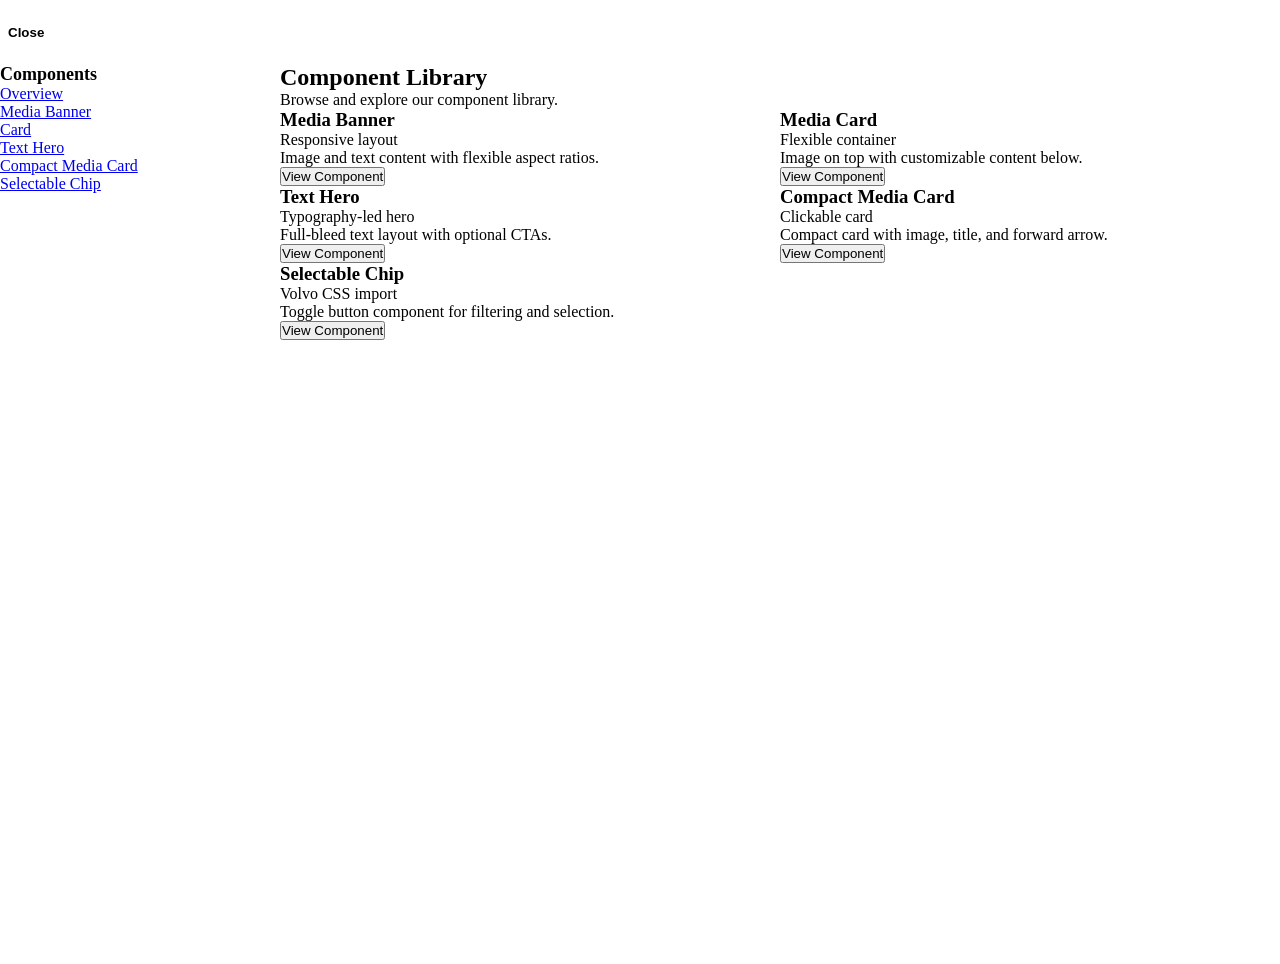
<file: index.html>
<!DOCTYPE html>
<html lang="en">
<head>
    <meta charset="UTF-8">
    <meta name="viewport" content="width=device-width, initial-scale=1.0">
    <title>Component Library - Overview</title>
    <link
        rel="stylesheet"
        href="https://www.volvocars.com/static/shared/pkg/css/v1/font-face.8324f4d8.css"
        data-volvo-css-name="font-face.css"
        crossorigin="anonymous"
    >
    <link
        rel="stylesheet"
        href="https://www.volvocars.com/static/shared/pkg/css/v1/tokens.bf5afda4.css"
        data-volvo-css-name="tokens.css"
        crossorigin="anonymous"
    >
    <link
        rel="stylesheet"
        href="https://www.volvocars.com/static/shared/pkg/css/v1/styles.1d8be33a.css"
        data-volvo-css-name="styles.css"
        crossorigin="anonymous"
    >
    <link
        rel="stylesheet"
        href="https://www.volvocars.com/static/shared/pkg/css/v1/styles_md.8c1b3d58.css"
        data-volvo-css-name="styles_md.css"
        crossorigin="anonymous"
        media="(min-width: 30rem)"
    >
    <link
        rel="stylesheet"
        href="https://www.volvocars.com/static/shared/pkg/css/v1/styles_xl.cd367963.css"
        data-volvo-css-name="styles_xl.css"
        crossorigin="anonymous"
        media="(min-width: 100rem)"
    >
    <link
        rel="stylesheet"
        href="https://www.volvocars.com/static/shared/pkg/css/v1/styles_hover.47ab975c.css"
        data-volvo-css-name="styles_hover.css"
        crossorigin="anonymous"
        media="(hover: hover)"
    >
    <link rel="stylesheet" href="styles.css">
    <script src="components/media-banner.js"></script>
    <script src="components/card.js"></script>
    <script src="components/text-hero.js"></script>
</head>
<body>
    <div class="topbar">
        <button id="sidebar-toggle" class="topbar__hamburger font-16 text-primary" aria-label="Toggle sidebar">
            <span class="topbar__text topbar__text--menu">Menu</span>
            <span class="topbar__text topbar__text--close">Close</span>
        </button>
    </div>

    <div class="library-container">
        <!-- Sidebar Navigation -->
        <nav class="sidebar-nav">
            <div class="sidebar-nav__header">
                <h1 class="sidebar-nav__title heading-2 text-primary">Components</h1>
            </div>
            <ul class="sidebar-nav__list">
                <li class="sidebar-nav__item">
                    <a href="index.html" class="font-16 text-primary">Overview</a>
                </li>
                <li class="sidebar-nav__item">
                    <a href="media-banner-detail.html" class="font-16 text-primary">Media Banner</a>
                </li>
                <li class="sidebar-nav__item">
                    <a href="card-detail.html" class="font-16 text-primary">Card</a>
                </li>
                <li class="sidebar-nav__item">
                    <a href="text-hero-detail.html" class="font-16 text-primary">Text Hero</a>
                </li>
                <li class="sidebar-nav__item">
                    <a href="compact-media-card-detail.html" class="font-16 text-primary">Compact Media Card</a>
                </li>
                <li class="sidebar-nav__item">
                    <a href="selectable-chip-detail.html" class="font-16 text-primary">Selectable Chip</a>
                </li>
            </ul>
        </nav>

        <!-- Main Content -->
        <main class="library-content">
            <div class="page-container">
                <section class="overview-section">
                    <h2 class="heading-2 text-primary mb-48">Component Library</h2>
                    <p class="overview-section__description font-16 text-secondary">Browse and explore our component library.</p>

                    <!-- Components Grid -->
                    <div class="components-grid">
                        <!-- Media Banner Card -->
                        <media-card
                          image="./src/1.jpg"
                          title="Media Banner"
                          subtitle="Responsive layout"
                          body="Image and text content with flexible aspect ratios."
                          button-text="View Component"
                          link="media-banner-detail.html"
                          ratio="4:3"
                          variant="primary">
                        </media-card>

                        <!-- Media Card Component -->
                        <media-card
                          image="./src/8.jpg"
                          title="Media Card"
                          subtitle="Flexible container"
                          body="Image on top with customizable content below."
                          button-text="View Component"
                          link="card-detail.html"
                          ratio="4:3"
                          variant="primary">
                        </media-card>

                                                <!-- Text Hero Component -->
                                                <media-card
                                                    image="./src/4.jpg"
                                                    title="Text Hero"
                                                    subtitle="Typography-led hero"
                                                    body="Full-bleed text layout with optional CTAs."
                                                    button-text="View Component"
                                                    link="text-hero-detail.html"
                                                    ratio="4:3"
                                                    variant="primary">
                                                </media-card>

                        <!-- Compact Media Card Component -->
                        <media-card
                          image="./src/1.jpg"
                          title="Compact Media Card"
                          subtitle="Clickable card"
                          body="Compact card with image, title, and forward arrow."
                          button-text="View Component"
                          link="compact-media-card-detail.html"
                          ratio="4:3"
                          variant="primary">
                        </media-card>

                        <!-- Selectable Chip Component -->
                        <media-card
                          image="./src/5.jpg"
                          title="Selectable Chip"
                          subtitle="Volvo CSS import"
                          body="Toggle button component for filtering and selection."
                          button-text="View Component"
                          link="selectable-chip-detail.html"
                          ratio="4:3"
                          variant="primary">
                        </media-card>
                    </div>
                </section>
            </div>
        </main>
    </div>

    <script>
        const sidebarToggle = document.getElementById('sidebar-toggle');
        const sidebar = document.querySelector('.sidebar-nav');
        const SIDEBAR_STATE_KEY = 'sidebarState';

        // Update icon state: hamburger when closed, cross when open
        function updateIconState() {
            if (sidebar.classList.contains('collapsed')) {
                sidebarToggle.classList.remove('active'); // hamburger
            } else {
                sidebarToggle.classList.add('active'); // cross
            }
        }

        // Restore sidebar state on page load
        function restoreSidebarState() {
            const savedState = localStorage.getItem(SIDEBAR_STATE_KEY);
            if (savedState === 'collapsed') {
                sidebar.classList.add('collapsed');
            } else {
                sidebar.classList.remove('collapsed');
            }
            updateIconState();
        }

        // Save sidebar state to localStorage
        function saveSidebarState() {
            const isCollapsed = sidebar.classList.contains('collapsed');
            localStorage.setItem(SIDEBAR_STATE_KEY, isCollapsed ? 'collapsed' : 'open');
        }

        // Restore state when page loads
        restoreSidebarState();

        // Toggle only on hamburger click
        sidebarToggle.addEventListener('click', () => {
            sidebar.classList.toggle('collapsed');
            updateIconState();
            saveSidebarState();
        });
    </script>
</body>
</html>
</file>
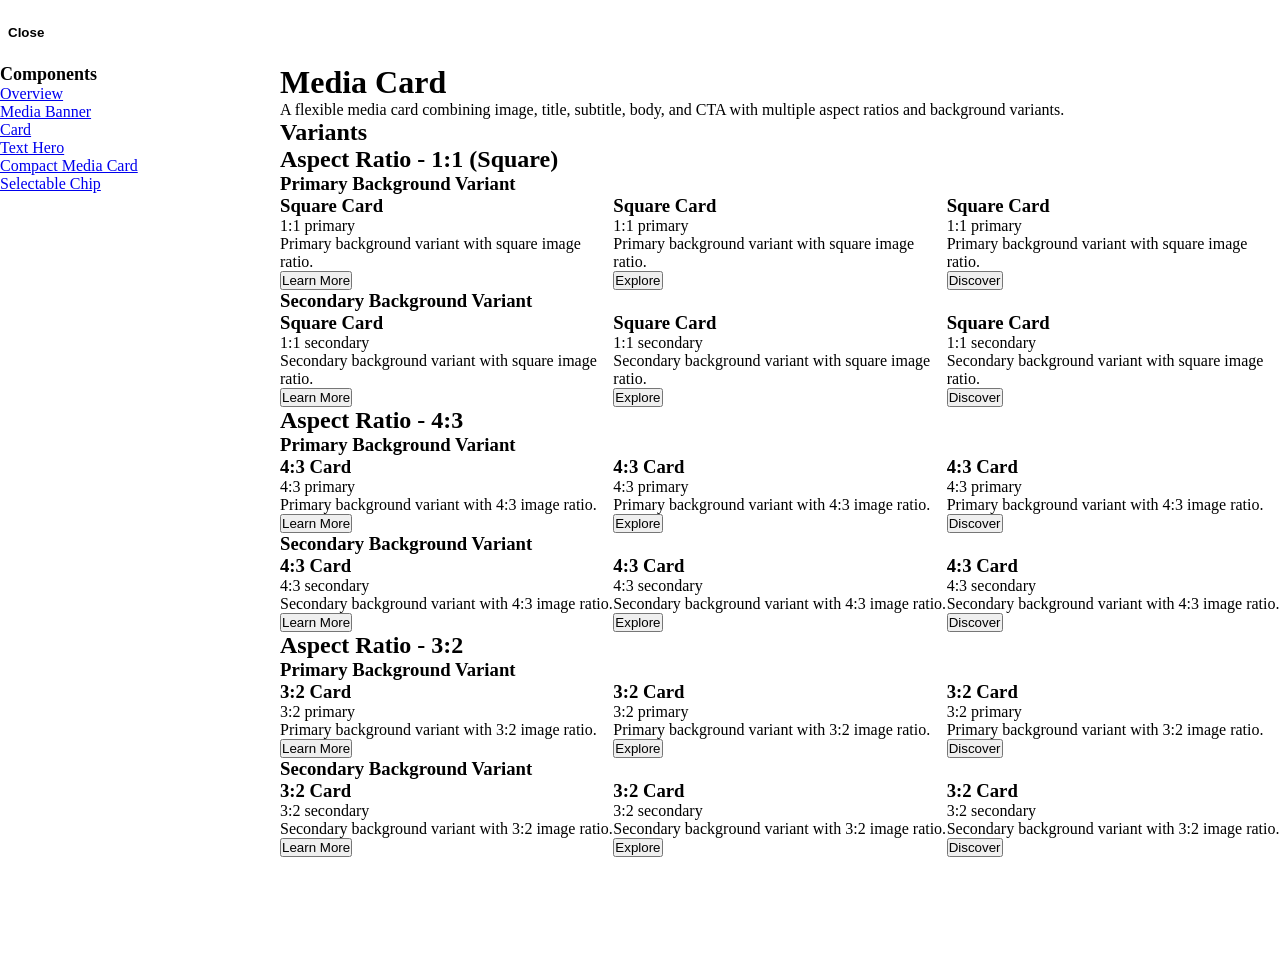
<file: card-detail.html>
<!DOCTYPE html>
<html lang="en">
<head>
    <meta charset="UTF-8">
    <meta name="viewport" content="width=device-width, initial-scale=1.0">
    <title>Card Component</title>
    <link rel="stylesheet" href="https://www.volvocars.com/static/shared/pkg/css/v1/font-face.8324f4d8.css" data-volvo-css-name="font-face.css" crossorigin="anonymous">
    <link rel="stylesheet" href="https://www.volvocars.com/static/shared/pkg/css/v1/tokens.bf5afda4.css" data-volvo-css-name="tokens.css" crossorigin="anonymous">
    <link rel="stylesheet" href="https://www.volvocars.com/static/shared/pkg/css/v1/styles.1d8be33a.css" data-volvo-css-name="styles.css" crossorigin="anonymous">
    <link rel="stylesheet" href="https://www.volvocars.com/static/shared/pkg/css/v1/styles_md.8c1b3d58.css" data-volvo-css-name="styles_md.css" crossorigin="anonymous" media="(min-width: 30rem)">
    <link rel="stylesheet" href="https://www.volvocars.com/static/shared/pkg/css/v1/styles_xl.cd367963.css" data-volvo-css-name="styles_xl.css" crossorigin="anonymous" media="(min-width: 100rem)">
    <link rel="stylesheet" href="https://www.volvocars.com/static/shared/pkg/css/v1/styles_hover.47ab975c.css" data-volvo-css-name="styles_hover.css" crossorigin="anonymous" media="(hover: hover)">
    <link rel="stylesheet" href="styles.css">
    <script src="components/card.js"></script>
    <script src="components/text-hero.js"></script>
</head>
<body>
    <div class="topbar">
    <button id="sidebar-toggle" class="topbar__hamburger font-16 text-primary" aria-label="Toggle sidebar">
            <span class="topbar__text topbar__text--menu">Menu</span>
            <span class="topbar__text topbar__text--close">Close</span>
        </button>
    </div>

    <div class="library-container">
        <nav class="sidebar-nav">
            <div class="sidebar-nav__header">
            <h1 class="sidebar-nav__title heading-2 text-primary">Components</h1>
            </div>
            <ul class="sidebar-nav__list">
                <li class="sidebar-nav__item">
              <a href="index.html" class="font-16 text-primary">Overview</a>
                </li>
                <li class="sidebar-nav__item">
              <a href="media-banner-detail.html" class="font-16 text-primary">Media Banner</a>
                </li>
                <li class="sidebar-nav__item">
              <a href="card-detail.html" class="font-16 text-primary">Card</a>
                </li>
                <li class="sidebar-nav__item">
              <a href="text-hero-detail.html" class="font-16 text-primary">Text Hero</a>
                </li>                <li class="sidebar-nav__item">
                    <a href="compact-media-card-detail.html" class="font-16 text-primary">Compact Media Card</a>
                </li>
                <li class="sidebar-nav__item">
                    <a href="selectable-chip-detail.html" class="font-16 text-primary">Selectable Chip</a>
                </li>
            </ul>
        </nav>

        <main class="library-content">
            <div class="page-container">
            <h1 class="heading-1 text-primary mb-64">Media Card</h1>
          <p class="font-16 text-primary mb-48">A flexible media card combining image, title, subtitle, body, and CTA with multiple aspect ratios and background variants.</p>
          <h2 class="heading-2 text-primary mb-48">Variants</h2>

                <section class="demo-section">
              <h2 class="heading-2 text-primary mb-48">Aspect Ratio - 1:1 (Square)</h2>
                    
              <h3 class="heading-3 text-primary">Primary Background Variant</h3>
                    <div class="cards-grid">
                        <media-card
                          image="./src/1.jpg"
                          ratio="1:1"
                          title="Square Card"
                          subtitle="1:1 primary"
                          body="Primary background variant with square image ratio."
                          button-text="Learn More"
                          variant="primary">
                        </media-card>

                        <media-card
                          image="./src/2.jpg"
                          ratio="1:1"
                          title="Square Card"
                          subtitle="1:1 primary"
                          body="Primary background variant with square image ratio."
                          button-text="Explore"
                          variant="primary">
                        </media-card>

                        <media-card
                          image="./src/3.jpg"
                          ratio="1:1"
                          title="Square Card"
                          subtitle="1:1 primary"
                          body="Primary background variant with square image ratio."
                          button-text="Discover"
                          variant="primary">
                        </media-card>
                    </div>

                    <h3 class="heading-3 text-primary">Secondary Background Variant</h3>
                    <div class="cards-grid">
                        <media-card
                          image="./src/4.jpg"
                          ratio="1:1"
                          title="Square Card"
                          subtitle="1:1 secondary"
                          body="Secondary background variant with square image ratio."
                          button-text="Learn More"
                          variant="secondary">
                        </media-card>

                        <media-card
                          image="./src/5.jpg"
                          ratio="1:1"
                          title="Square Card"
                          subtitle="1:1 secondary"
                          body="Secondary background variant with square image ratio."
                          button-text="Explore"
                          variant="secondary">
                        </media-card>

                        <media-card
                          image="./src/6.jpg"
                          ratio="1:1"
                          title="Square Card"
                          subtitle="1:1 secondary"
                          body="Secondary background variant with square image ratio."
                          button-text="Discover"
                          variant="secondary">
                        </media-card>
                    </div>
                </section>

                <section class="demo-section">
                  <h2 class="heading-2 text-primary mb-48">Aspect Ratio - 4:3</h2>
                    
                  <h3 class="heading-3 text-primary">Primary Background Variant</h3>
                    <div class="cards-grid">
                        <media-card
                          image="./src/1.jpg"
                          ratio="4:3"
                          title="4:3 Card"
                          subtitle="4:3 primary"
                          body="Primary background variant with 4:3 image ratio."
                          button-text="Learn More"
                          variant="primary">
                        </media-card>

                        <media-card
                          image="./src/2.jpg"
                          ratio="4:3"
                          title="4:3 Card"
                          subtitle="4:3 primary"
                          body="Primary background variant with 4:3 image ratio."
                          button-text="Explore"
                          variant="primary">
                        </media-card>

                        <media-card
                          image="./src/3.jpg"
                          ratio="4:3"
                          title="4:3 Card"
                          subtitle="4:3 primary"
                          body="Primary background variant with 4:3 image ratio."
                          button-text="Discover"
                          variant="primary">
                        </media-card>
                    </div>

                    <h3 class="heading-3 text-primary">Secondary Background Variant</h3>
                    <div class="cards-grid">
                        <media-card
                          image="./src/4.jpg"
                          ratio="4:3"
                          title="4:3 Card"
                          subtitle="4:3 secondary"
                          body="Secondary background variant with 4:3 image ratio."
                          button-text="Learn More"
                          variant="secondary">
                        </media-card>

                        <media-card
                          image="./src/5.jpg"
                          ratio="4:3"
                          title="4:3 Card"
                          subtitle="4:3 secondary"
                          body="Secondary background variant with 4:3 image ratio."
                          button-text="Explore"
                          variant="secondary">
                        </media-card>

                        <media-card
                          image="./src/6.jpg"
                          ratio="4:3"
                          title="4:3 Card"
                          subtitle="4:3 secondary"
                          body="Secondary background variant with 4:3 image ratio."
                          button-text="Discover"
                          variant="secondary">
                        </media-card>
                    </div>
                </section>

                <section class="demo-section">
                  <h2 class="heading-2 text-primary mb-48">Aspect Ratio - 3:2</h2>
                    
                  <h3 class="heading-3 text-primary">Primary Background Variant</h3>
                    <div class="cards-grid">
                        <media-card
                          image="./src/1.jpg"
                          ratio="3:2"
                          title="3:2 Card"
                          subtitle="3:2 primary"
                          body="Primary background variant with 3:2 image ratio."
                          button-text="Learn More"
                          variant="primary">
                        </media-card>

                        <media-card
                          image="./src/2.jpg"
                          ratio="3:2"
                          title="3:2 Card"
                          subtitle="3:2 primary"
                          body="Primary background variant with 3:2 image ratio."
                          button-text="Explore"
                          variant="primary">
                        </media-card>

                        <media-card
                          image="./src/3.jpg"
                          ratio="3:2"
                          title="3:2 Card"
                          subtitle="3:2 primary"
                          body="Primary background variant with 3:2 image ratio."
                          button-text="Discover"
                          variant="primary">
                        </media-card>
                    </div>

                    <h3 class="heading-3 text-primary">Secondary Background Variant</h3>
                    <div class="cards-grid">
                        <media-card
                          image="./src/4.jpg"
                          ratio="3:2"
                          title="3:2 Card"
                          subtitle="3:2 secondary"
                          body="Secondary background variant with 3:2 image ratio."
                          button-text="Learn More"
                          variant="secondary">
                        </media-card>

                        <media-card
                          image="./src/5.jpg"
                          ratio="3:2"
                          title="3:2 Card"
                          subtitle="3:2 secondary"
                          body="Secondary background variant with 3:2 image ratio."
                          button-text="Explore"
                          variant="secondary">
                        </media-card>

                        <media-card
                          image="./src/6.jpg"
                          ratio="3:2"
                          title="3:2 Card"
                          subtitle="3:2 secondary"
                          body="Secondary background variant with 3:2 image ratio."
                          button-text="Discover"
                          variant="secondary">
                        </media-card>
                    </div>
                </section>
            </div>
        </main>
    </div>

    <script>
        const sidebarToggle = document.getElementById('sidebar-toggle');
        const sidebar = document.querySelector('.sidebar-nav');
        const SIDEBAR_STATE_KEY = 'sidebarState';

        // Update icon state: hamburger when closed, cross when open
        function updateIconState() {
            if (sidebar.classList.contains('collapsed')) {
                sidebarToggle.classList.remove('active'); // hamburger
            } else {
                sidebarToggle.classList.add('active'); // cross
            }
        }

        // Restore sidebar state on page load
        function restoreSidebarState() {
            const savedState = localStorage.getItem(SIDEBAR_STATE_KEY);
            if (savedState === 'collapsed') {
                sidebar.classList.add('collapsed');
            } else {
                sidebar.classList.remove('collapsed');
            }
            updateIconState();
        }

        // Save sidebar state to localStorage
        function saveSidebarState() {
            const isCollapsed = sidebar.classList.contains('collapsed');
            localStorage.setItem(SIDEBAR_STATE_KEY, isCollapsed ? 'collapsed' : 'open');
        }

        // Restore state when page loads
        restoreSidebarState();

        // Toggle only on hamburger click
        sidebarToggle.addEventListener('click', () => {
            sidebar.classList.toggle('collapsed');
            updateIconState();
            saveSidebarState();
        });
    </script>
</body>
</html>
</file>
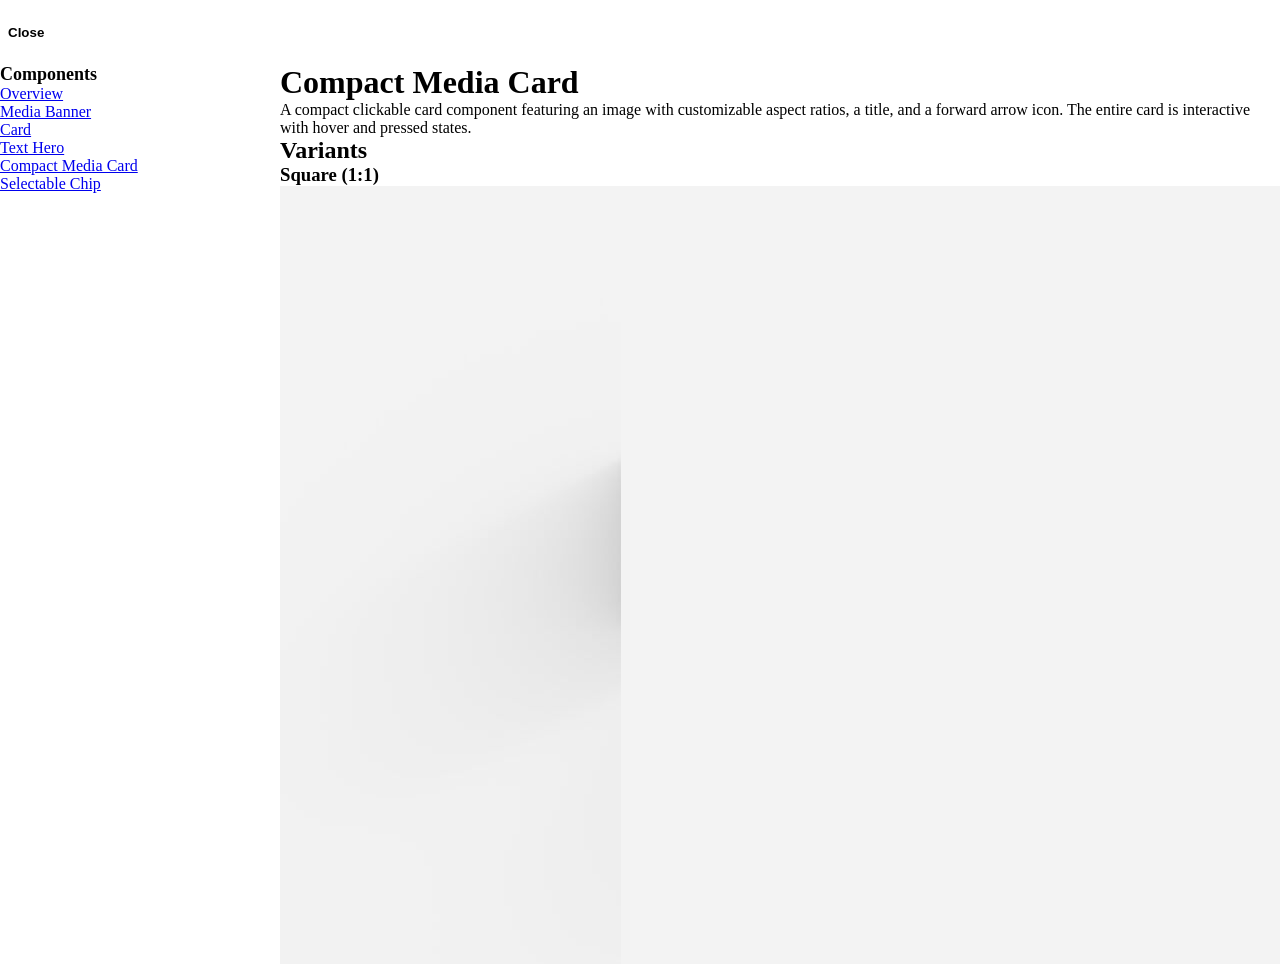
<file: compact-media-card-detail.html>
<!DOCTYPE html>
<html lang="en">
<head>
    <meta charset="UTF-8">
    <meta name="viewport" content="width=device-width, initial-scale=1.0">
    <title>Compact Media Card</title>
    <link rel="stylesheet" href="https://www.volvocars.com/static/shared/pkg/css/v1/font-face.8324f4d8.css" data-volvo-css-name="font-face.css" crossorigin="anonymous">
    <link rel="stylesheet" href="https://www.volvocars.com/static/shared/pkg/css/v1/tokens.bf5afda4.css" data-volvo-css-name="tokens.css" crossorigin="anonymous">
    <link rel="stylesheet" href="https://www.volvocars.com/static/shared/pkg/css/v1/styles.1d8be33a.css" data-volvo-css-name="styles.css" crossorigin="anonymous">
    <link rel="stylesheet" href="https://www.volvocars.com/static/shared/pkg/css/v1/styles_md.8c1b3d58.css" data-volvo-css-name="styles_md.css" crossorigin="anonymous" media="(min-width: 30rem)">
    <link rel="stylesheet" href="https://www.volvocars.com/static/shared/pkg/css/v1/styles_xl.cd367963.css" data-volvo-css-name="styles_xl.css" crossorigin="anonymous" media="(min-width: 100rem)">
    <link rel="stylesheet" href="https://www.volvocars.com/static/shared/pkg/css/v1/styles_hover.47ab975c.css" data-volvo-css-name="styles_hover.css" crossorigin="anonymous" media="(hover: hover)">
    <link rel="stylesheet" href="styles.css">
    <script src="components/compact-media-card.js"></script>
</head>
<body>
    <div class="topbar">
        <button id="sidebar-toggle" class="topbar__hamburger font-16 text-primary" aria-label="Toggle sidebar">
            <span class="topbar__text topbar__text--menu">Menu</span>
            <span class="topbar__text topbar__text--close">Close</span>
        </button>
    </div>

    <div class="library-container">
        <nav class="sidebar-nav">
            <div class="sidebar-nav__header">
                <h1 class="sidebar-nav__title heading-2 text-primary">Components</h1>
            </div>
            <ul class="sidebar-nav__list">
                <li class="sidebar-nav__item">
                    <a href="index.html" class="font-16 text-primary">Overview</a>
                </li>
                <li class="sidebar-nav__item">
                    <a href="media-banner-detail.html" class="font-16 text-primary">Media Banner</a>
                </li>
                <li class="sidebar-nav__item">
                    <a href="card-detail.html" class="font-16 text-primary">Card</a>
                </li>
                <li class="sidebar-nav__item">
                    <a href="text-hero-detail.html" class="font-16 text-primary">Text Hero</a>
                </li>
                <li class="sidebar-nav__item">
                    <a href="compact-media-card-detail.html" class="font-16 text-primary">Compact Media Card</a>
                </li>
                <li class="sidebar-nav__item">
                    <a href="selectable-chip-detail.html" class="font-16 text-primary">Selectable Chip</a>
                </li>
            </ul>
        </nav>

        <main class="library-content">
            <div class="page-container">
                <h1 class="heading-1 text-primary mb-64">Compact Media Card</h1>
                
                <p class="font-16 text-primary mb-48">
                  A compact clickable card component featuring an image with customizable aspect ratios, 
                  a title, and a forward arrow icon. The entire card is interactive with hover and pressed states.
                </p>

                <h2 class="heading-2 text-primary mb-48">Variants</h2>

                <section class="demo-section">
                    <h3 class="heading-3 text-primary mb-32">Square (1:1)</h3>
                    <div class="card-grid" style="display: grid; grid-template-columns: repeat(auto-fit, minmax(250px, 1fr)); gap: 24px; margin-bottom: 48px;">
                        <compact-media-card
                            image="./src/1.jpg"
                            aspect-ratio="1-1"
                            title="Square Card"
                            href="#"
                        ></compact-media-card>
                        <compact-media-card
                            image="./src/2.jpg"
                            aspect-ratio="1-1"
                            title="Another Square Card"
                            href="#"
                        ></compact-media-card>
                        <compact-media-card
                            image="./src/3.jpg"
                            aspect-ratio="1-1"
                            title="Yet Another Card"
                            href="#"
                        ></compact-media-card>
                    </div>
                </section>

                <section class="demo-section">
                    <h3 class="heading-3 text-primary mb-32">Standard (4:3)</h3>
                    <div class="card-grid" style="display: grid; grid-template-columns: repeat(auto-fit, minmax(250px, 1fr)); gap: 24px; margin-bottom: 48px;">
                        <compact-media-card
                            image="./src/4.jpg"
                            aspect-ratio="4-3"
                            title="Standard Card"
                            href="#"
                        ></compact-media-card>
                        <compact-media-card
                            image="./src/5.jpg"
                            aspect-ratio="4-3"
                            title="Another Standard Card"
                            href="#"
                        ></compact-media-card>
                        <compact-media-card
                            image="./src/6.jpg"
                            aspect-ratio="4-3"
                            title="Yet Another Standard"
                            href="#"
                        ></compact-media-card>
                    </div>
                </section>

                <section class="demo-section">
                    <h3 class="heading-3 text-primary mb-32">Portrait (3:4)</h3>
                    <div class="card-grid" style="display: grid; grid-template-columns: repeat(auto-fit, minmax(200px, 1fr)); gap: 24px; margin-bottom: 48px;">
                        <compact-media-card
                            image="./src/7.jpg"
                            aspect-ratio="3-4"
                            title="Portrait Card"
                            href="#"
                        ></compact-media-card>
                        <compact-media-card
                            image="./src/8.jpg"
                            aspect-ratio="3-4"
                            title="Another Portrait"
                            href="#"
                        ></compact-media-card>
                        <compact-media-card
                            image="./src/9.jpg"
                            aspect-ratio="3-4"
                            title="Yet Another Portrait"
                            href="#"
                        ></compact-media-card>
                    </div>
                </section>

                <section class="demo-section">
                    <h3 class="heading-3 text-primary mb-32">Wide (16:9)</h3>
                    <div class="card-grid" style="display: grid; grid-template-columns: repeat(auto-fit, minmax(300px, 1fr)); gap: 24px; margin-bottom: 48px;">
                        <compact-media-card
                            image="./src/10.jpg"
                            aspect-ratio="16-9"
                            title="Wide Card"
                            href="#"
                        ></compact-media-card>
                        <compact-media-card
                            image="./src/1.jpg"
                            aspect-ratio="16-9"
                            title="Another Wide Card"
                            href="#"
                        ></compact-media-card>
                    </div>
                </section>

                <section class="demo-section">
                    <h3 class="heading-3 text-primary mb-32">Ultra Wide (21:9)</h3>
                    <div class="card-grid" style="display: grid; grid-template-columns: 1fr; gap: 24px; margin-bottom: 48px;">
                        <compact-media-card
                            image="./src/2.jpg"
                            aspect-ratio="21-9"
                            title="Ultra Wide Card"
                            href="#"
                        ></compact-media-card>
                        <compact-media-card
                            image="./src/3.jpg"
                            aspect-ratio="21-9"
                            title="Another Ultra Wide"
                            href="#"
                        ></compact-media-card>
                    </div>
                </section>
            </div>
        </main>
    </div>

    <script>
        const sidebarToggle = document.getElementById('sidebar-toggle');
        const sidebar = document.querySelector('.sidebar-nav');
        const SIDEBAR_STATE_KEY = 'sidebarState';

        // Update icon state: hamburger when closed, cross when open
        function updateIconState() {
            if (sidebar.classList.contains('collapsed')) {
                sidebarToggle.classList.remove('active'); // hamburger
            } else {
                sidebarToggle.classList.add('active'); // cross
            }
        }

        // Restore sidebar state on page load
        function restoreSidebarState() {
            const savedState = localStorage.getItem(SIDEBAR_STATE_KEY);
            if (savedState === 'collapsed') {
                sidebar.classList.add('collapsed');
            } else {
                sidebar.classList.remove('collapsed');
            }
            updateIconState();
        }

        // Save sidebar state to localStorage
        function saveSidebarState() {
            const isCollapsed = sidebar.classList.contains('collapsed');
            localStorage.setItem(SIDEBAR_STATE_KEY, isCollapsed ? 'collapsed' : 'open');
        }

        // Restore state when page loads
        restoreSidebarState();

        // Toggle only on hamburger click
        sidebarToggle.addEventListener('click', () => {
            sidebar.classList.toggle('collapsed');
            updateIconState();
            saveSidebarState();
        });
    </script>
</body>
</html>
</file>
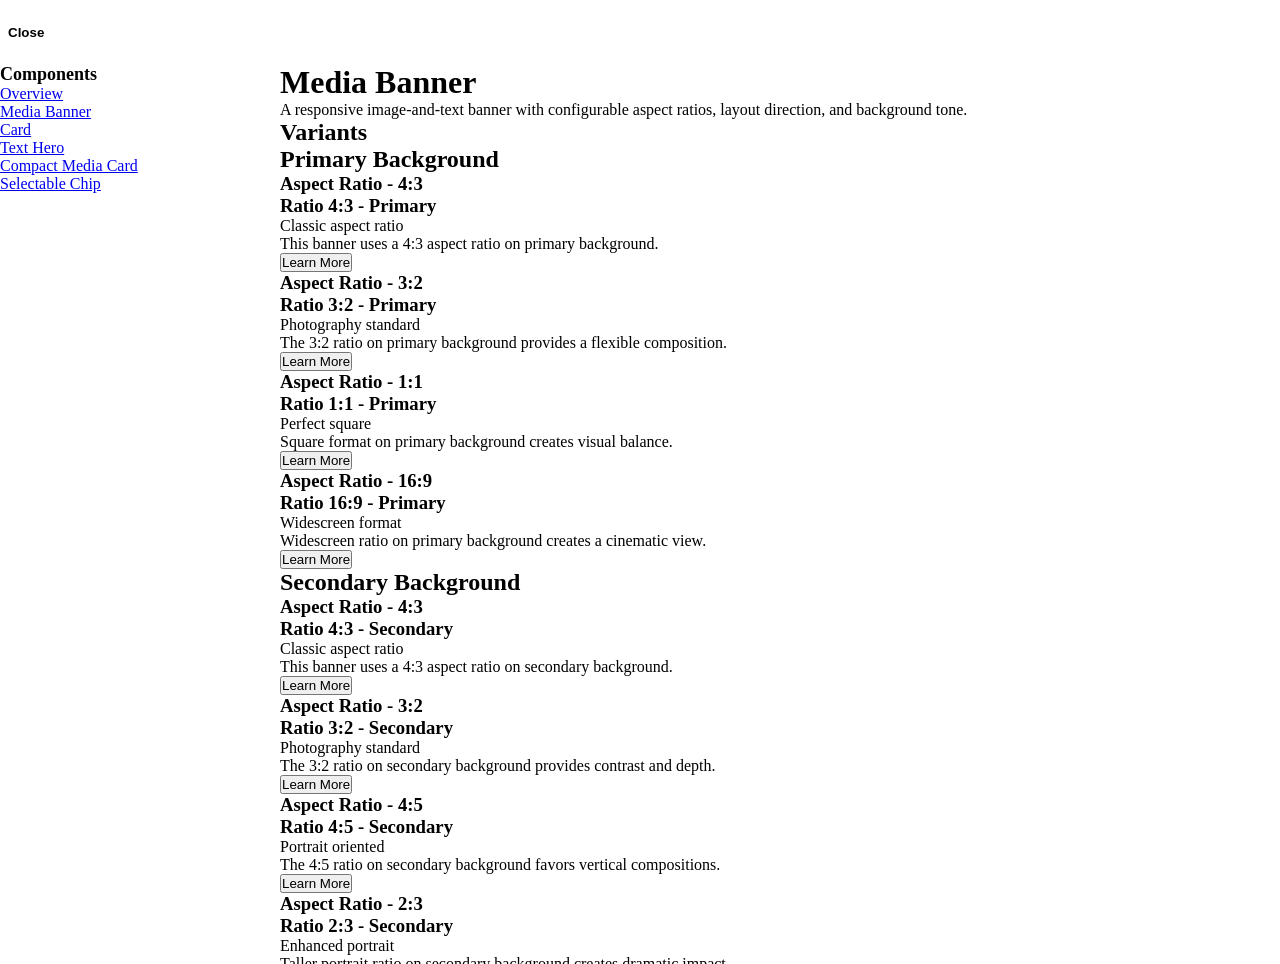
<file: media-banner-detail.html>
<!DOCTYPE html>
<html lang="en">
<head>
    <meta charset="UTF-8">
    <meta name="viewport" content="width=device-width, initial-scale=1.0">
    <title>Media Banner Component</title>
    <link rel="stylesheet" href="https://www.volvocars.com/static/shared/pkg/css/v1/font-face.8324f4d8.css" data-volvo-css-name="font-face.css" crossorigin="anonymous">
    <link rel="stylesheet" href="https://www.volvocars.com/static/shared/pkg/css/v1/tokens.bf5afda4.css" data-volvo-css-name="tokens.css" crossorigin="anonymous">
    <link rel="stylesheet" href="https://www.volvocars.com/static/shared/pkg/css/v1/styles.1d8be33a.css" data-volvo-css-name="styles.css" crossorigin="anonymous">
    <link rel="stylesheet" href="https://www.volvocars.com/static/shared/pkg/css/v1/styles_md.8c1b3d58.css" data-volvo-css-name="styles_md.css" crossorigin="anonymous" media="(min-width: 30rem)">
    <link rel="stylesheet" href="https://www.volvocars.com/static/shared/pkg/css/v1/styles_xl.cd367963.css" data-volvo-css-name="styles_xl.css" crossorigin="anonymous" media="(min-width: 100rem)">
    <link rel="stylesheet" href="https://www.volvocars.com/static/shared/pkg/css/v1/styles_hover.47ab975c.css" data-volvo-css-name="styles_hover.css" crossorigin="anonymous" media="(hover: hover)">
    <link rel="stylesheet" href="styles.css">
    <script src="components/media-banner.js"></script>
    <script src="components/text-hero.js"></script>
</head>
<body>
    <div class="topbar">
        <button id="sidebar-toggle" class="topbar__hamburger font-16 text-primary" aria-label="Toggle sidebar">
            <span class="topbar__text topbar__text--menu">Menu</span>
            <span class="topbar__text topbar__text--close">Close</span>
        </button>
    </div>

    <div class="library-container">
        <nav class="sidebar-nav">
            <div class="sidebar-nav__header">
                <h1 class="sidebar-nav__title heading-2 text-primary">Components</h1>
            </div>
            <ul class="sidebar-nav__list">
                <li class="sidebar-nav__item">
                    <a href="index.html" class="font-16 text-primary">Overview</a>
                </li>
                <li class="sidebar-nav__item">
                    <a href="media-banner-detail.html" class="font-16 text-primary">Media Banner</a>
                </li>
                <li class="sidebar-nav__item">
                    <a href="card-detail.html" class="font-16 text-primary">Card</a>
                </li>
                <li class="sidebar-nav__item">
                    <a href="text-hero-detail.html" class="font-16 text-primary">Text Hero</a>
                </li>
                <li class="sidebar-nav__item">
                    <a href="compact-media-card-detail.html" class="font-16 text-primary">Compact Media Card</a>
                </li>
                <li class="sidebar-nav__item">
                    <a href="selectable-chip-detail.html" class="font-16 text-primary">Selectable Chip</a>
                </li>
            </ul>
        </nav>

        <main class="library-content">
            <div class="page-container">
                <h1 class="heading-1 text-primary mb-64">Media Banner</h1>
                <p class="font-16 text-primary mb-48">A responsive image-and-text banner with configurable aspect ratios, layout direction, and background tone.</p>
                <h2 class="heading-2 text-primary mb-48">Variants</h2>
                
                <section class="demo-section mb-64">
                    <h2 class="heading-2 text-primary mb-48">Primary Background</h2>
                    <h3 class="heading-3 text-primary">Aspect Ratio - 4:3</h3>
                    <media-banner 
                      image="./src/1.jpg"
                      ratio="4:3"
                      title="Ratio 4:3 - Primary"
                      subtitle="Classic aspect ratio"
                      body="This banner uses a 4:3 aspect ratio on primary background."
                      variant="left"
                      background="primary"
                      button-text="Learn More">
                    </media-banner>
                </section>

                <section class="demo-section mb-64">
                    <h3 class="heading-3 text-primary">Aspect Ratio - 3:2</h3>
                    <media-banner 
                      image="./src/2.jpg"
                      ratio="3:2"
                      title="Ratio 3:2 - Primary"
                      subtitle="Photography standard"
                      body="The 3:2 ratio on primary background provides a flexible composition."
                      variant="right"
                      background="primary"
                      button-text="Learn More">
                    </media-banner>
                </section>

                <section class="demo-section mb-64">
                    <h3 class="heading-3 text-primary">Aspect Ratio - 1:1</h3>
                    <media-banner 
                      image="./src/3.jpg"
                      ratio="1:1"
                      title="Ratio 1:1 - Primary"
                      subtitle="Perfect square"
                      body="Square format on primary background creates visual balance."
                      variant="left"
                      background="primary"
                      button-text="Learn More">
                    </media-banner>
                </section>

                <section class="demo-section mb-64">
                    <h3 class="heading-3 text-primary">Aspect Ratio - 16:9</h3>
                    <media-banner 
                      image="./src/4.jpg"
                      ratio="16:9"
                      title="Ratio 16:9 - Primary"
                      subtitle="Widescreen format"
                      body="Widescreen ratio on primary background creates a cinematic view."
                      variant="right"
                      background="primary"
                      button-text="Learn More">
                    </media-banner>
                </section>

                <section class="demo-section mb-64">
                    <h2 class="heading-2 text-primary mb-48">Secondary Background</h2>
                    <h3 class="heading-3 text-primary">Aspect Ratio - 4:3</h3>
                    <media-banner 
                      image="./src/5.jpg"
                      ratio="4:3"
                      title="Ratio 4:3 - Secondary"
                      subtitle="Classic aspect ratio"
                      body="This banner uses a 4:3 aspect ratio on secondary background."
                      variant="left"
                      background="secondary"
                      button-text="Learn More">
                    </media-banner>
                </section>

                <section class="demo-section mb-64">
                    <h3 class="heading-3 text-primary">Aspect Ratio - 3:2</h3>
                    <media-banner 
                      image="./src/6.jpg"
                      ratio="3:2"
                      title="Ratio 3:2 - Secondary"
                      subtitle="Photography standard"
                      body="The 3:2 ratio on secondary background provides contrast and depth."
                      variant="right"
                      background="secondary"
                      button-text="Learn More">
                    </media-banner>
                </section>

                <section class="demo-section mb-64">
                    <h3 class="heading-3 text-primary">Aspect Ratio - 4:5</h3>
                    <media-banner 
                      image="./src/7.jpg"
                      ratio="4:5"
                      title="Ratio 4:5 - Secondary"
                      subtitle="Portrait oriented"
                      body="The 4:5 ratio on secondary background favors vertical compositions."
                      variant="left"
                      background="secondary"
                      button-text="Learn More">
                    </media-banner>
                </section>

                <section class="demo-section">
                    <h3 class="heading-3 text-primary">Aspect Ratio - 2:3</h3>
                    <media-banner 
                      image="./src/8.jpg"
                      ratio="2:3"
                      title="Ratio 2:3 - Secondary"
                      subtitle="Enhanced portrait"
                      body="Taller portrait ratio on secondary background creates dramatic impact."
                      variant="right"
                      background="secondary"
                      button-text="Learn More">
                    </media-banner>
                </section>
            </div>
        </main>
    </div>

    <script>
        const sidebarToggle = document.getElementById('sidebar-toggle');
        const sidebar = document.querySelector('.sidebar-nav');
        const SIDEBAR_STATE_KEY = 'sidebarState';

        // Update icon state: hamburger when closed, cross when open
        function updateIconState() {
            if (sidebar.classList.contains('collapsed')) {
                sidebarToggle.classList.remove('active'); // hamburger
            } else {
                sidebarToggle.classList.add('active'); // cross
            }
        }

        // Restore sidebar state on page load
        function restoreSidebarState() {
            const savedState = localStorage.getItem(SIDEBAR_STATE_KEY);
            if (savedState === 'collapsed') {
                sidebar.classList.add('collapsed');
            } else {
                sidebar.classList.remove('collapsed');
            }
            updateIconState();
        }

        // Save sidebar state to localStorage
        function saveSidebarState() {
            const isCollapsed = sidebar.classList.contains('collapsed');
            localStorage.setItem(SIDEBAR_STATE_KEY, isCollapsed ? 'collapsed' : 'open');
        }

        // Restore state when page loads
        restoreSidebarState();

        // Toggle only on hamburger click
        sidebarToggle.addEventListener('click', () => {
            sidebar.classList.toggle('collapsed');
            updateIconState();
            saveSidebarState();
        });
    </script>
</body>
</html>
</file>
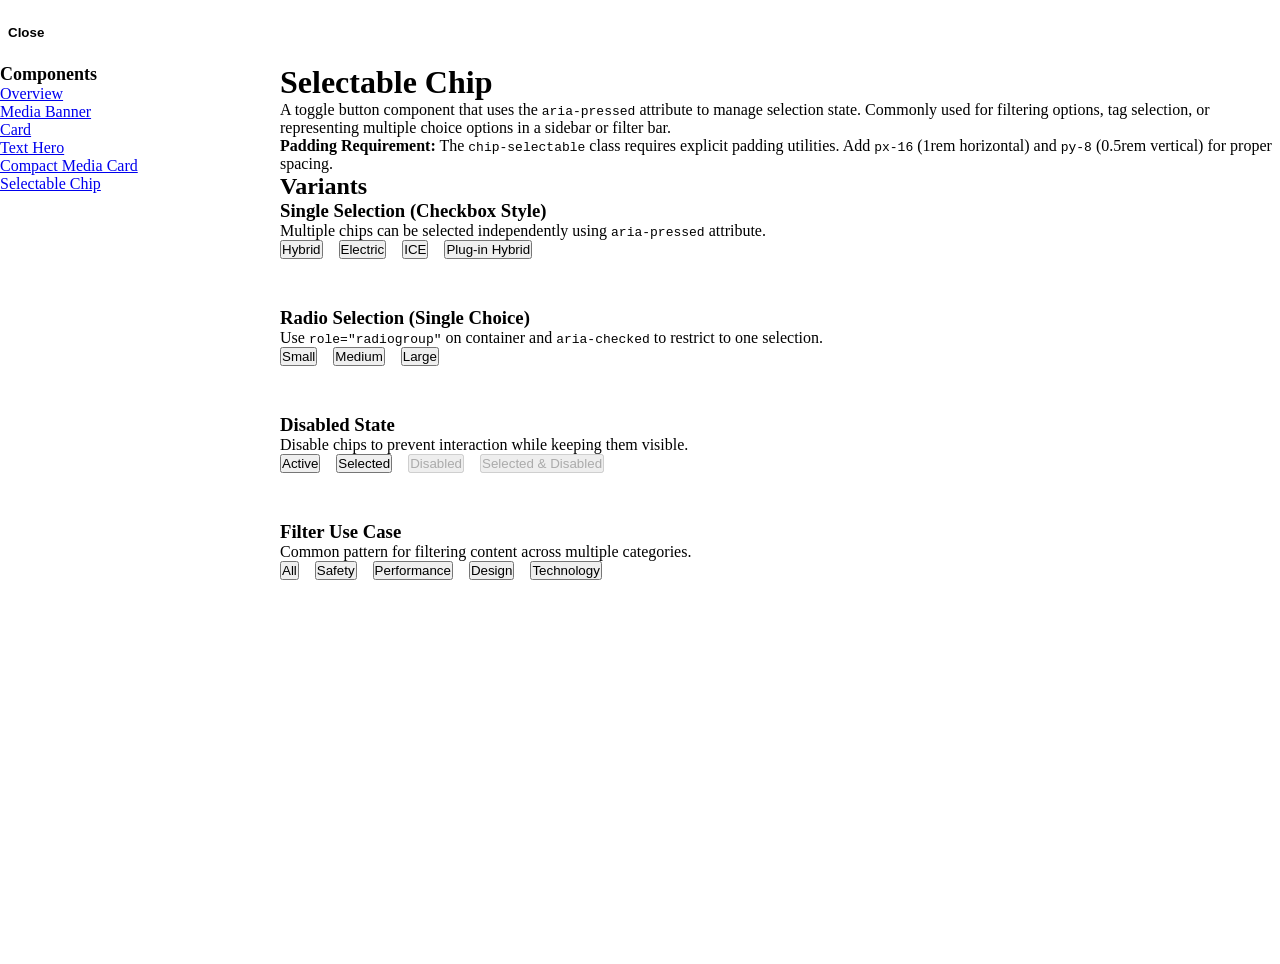
<file: selectable-chip-detail.html>
<!DOCTYPE html>
<html lang="en">
<head>
    <meta charset="UTF-8">
    <meta name="viewport" content="width=device-width, initial-scale=1.0">
    <title>Selectable Chip</title>
    <link rel="stylesheet" href="https://www.volvocars.com/static/shared/pkg/css/v1/font-face.8324f4d8.css" data-volvo-css-name="font-face.css" crossorigin="anonymous">
    <link rel="stylesheet" href="https://www.volvocars.com/static/shared/pkg/css/v1/tokens.bf5afda4.css" data-volvo-css-name="tokens.css" crossorigin="anonymous">
    <link rel="stylesheet" href="https://www.volvocars.com/static/shared/pkg/css/v1/styles.1d8be33a.css" data-volvo-css-name="styles.css" crossorigin="anonymous">
    <link rel="stylesheet" href="https://www.volvocars.com/static/shared/pkg/css/v1/styles_md.8c1b3d58.css" data-volvo-css-name="styles_md.css" crossorigin="anonymous" media="(min-width: 30rem)">
    <link rel="stylesheet" href="https://www.volvocars.com/static/shared/pkg/css/v1/styles_xl.cd367963.css" data-volvo-css-name="styles_xl.css" crossorigin="anonymous" media="(min-width: 100rem)">
    <link rel="stylesheet" href="https://www.volvocars.com/static/shared/pkg/css/v1/styles_hover.47ab975c.css" data-volvo-css-name="styles_hover.css" crossorigin="anonymous" media="(hover: hover)">
    <link rel="stylesheet" href="styles.css">
</head>
<body>
    <div class="topbar">
        <button id="sidebar-toggle" class="topbar__hamburger font-16 text-primary" aria-label="Toggle sidebar">
            <span class="topbar__text topbar__text--menu">Menu</span>
            <span class="topbar__text topbar__text--close">Close</span>
        </button>
    </div>

    <div class="library-container">
        <nav class="sidebar-nav">
            <div class="sidebar-nav__header">
                <h1 class="sidebar-nav__title heading-2 text-primary">Components</h1>
            </div>
            <ul class="sidebar-nav__list">
                <li class="sidebar-nav__item">
                    <a href="index.html" class="font-16 text-primary">Overview</a>
                </li>
                <li class="sidebar-nav__item">
                    <a href="media-banner-detail.html" class="font-16 text-primary">Media Banner</a>
                </li>
                <li class="sidebar-nav__item">
                    <a href="card-detail.html" class="font-16 text-primary">Card</a>
                </li>
                <li class="sidebar-nav__item">
                    <a href="text-hero-detail.html" class="font-16 text-primary">Text Hero</a>
                </li>
                <li class="sidebar-nav__item">
                    <a href="compact-media-card-detail.html" class="font-16 text-primary">Compact Media Card</a>
                </li>
                <li class="sidebar-nav__item">
                    <a href="selectable-chip-detail.html" class="font-16 text-primary">Selectable Chip</a>
                </li>
            </ul>
        </nav>

        <main class="library-content">
            <div class="page-container">
                <h1 class="heading-1 text-primary mb-64">Selectable Chip</h1>
                
                <p class="font-16 text-primary mb-48">
                  A toggle button component that uses the <code>aria-pressed</code> attribute to manage selection state. Commonly used for filtering options, tag selection, or representing multiple choice options in a sidebar or filter bar.
                </p>

                <div class="inline-message mb-48" data-color="positive">
                    <p class="font-14"><strong>Padding Requirement:</strong> The <code>chip-selectable</code> class requires explicit padding utilities. Add <code>px-16</code> (1rem horizontal) and <code>py-8</code> (0.5rem vertical) for proper spacing.</p>
                </div>

                <h2 class="heading-2 text-primary mb-48">Variants</h2>

                <section class="demo-section">
                    <h3 class="heading-3 text-primary mb-32">Single Selection (Checkbox Style)</h3>
                    <p class="font-16 text-primary mb-24">Multiple chips can be selected independently using <code>aria-pressed</code> attribute.</p>
                    <div style="display: flex; gap: 16px; flex-wrap: wrap; margin-bottom: 48px;">
                        <button type="button" class="chip-selectable px-16 py-8" aria-pressed="false">Hybrid</button>
                        <button type="button" class="chip-selectable px-16 py-8" aria-pressed="true">Electric</button>
                        <button type="button" class="chip-selectable px-16 py-8" aria-pressed="false">ICE</button>
                        <button type="button" class="chip-selectable px-16 py-8" aria-pressed="false">Plug-in Hybrid</button>
                    </div>
                </section>

                <section class="demo-section">
                    <h3 class="heading-3 text-primary mb-32">Radio Selection (Single Choice)</h3>
                    <p class="font-16 text-primary mb-24">Use <code>role="radiogroup"</code> on container and <code>aria-checked</code> to restrict to one selection.</p>
                    <div role="radiogroup" style="display: flex; gap: 16px; flex-wrap: wrap; margin-bottom: 48px;">
                        <button type="button" role="radio" class="chip-selectable px-16 py-8" aria-checked="true">Small</button>
                        <button type="button" role="radio" class="chip-selectable px-16 py-8" aria-checked="false">Medium</button>
                        <button type="button" role="radio" class="chip-selectable px-16 py-8" aria-checked="false">Large</button>
                    </div>
                </section>

                <section class="demo-section">
                    <h3 class="heading-3 text-primary mb-32">Disabled State</h3>
                    <p class="font-16 text-primary mb-24">Disable chips to prevent interaction while keeping them visible.</p>
                    <div style="display: flex; gap: 16px; flex-wrap: wrap; margin-bottom: 48px;">
                        <button type="button" class="chip-selectable px-16 py-8" aria-pressed="false">Active</button>
                        <button type="button" class="chip-selectable px-16 py-8" aria-pressed="true">Selected</button>
                        <button type="button" class="chip-selectable px-16 py-8" disabled>Disabled</button>
                        <button type="button" class="chip-selectable px-16 py-8" aria-pressed="true" disabled>Selected & Disabled</button>
                    </div>
                </section>

                <section class="demo-section">
                    <h3 class="heading-3 text-primary mb-32">Filter Use Case</h3>
                    <p class="font-16 text-primary mb-24">Common pattern for filtering content across multiple categories.</p>
                    <div style="display: flex; gap: 16px; flex-wrap: wrap; margin-bottom: 48px;">
                        <button type="button" class="chip-selectable px-16 py-8" aria-pressed="false">All</button>
                        <button type="button" class="chip-selectable px-16 py-8" aria-pressed="true">Safety</button>
                        <button type="button" class="chip-selectable px-16 py-8" aria-pressed="true">Performance</button>
                        <button type="button" class="chip-selectable px-16 py-8" aria-pressed="false">Design</button>
                        <button type="button" class="chip-selectable px-16 py-8" aria-pressed="false">Technology</button>
                    </div>
                </section>
            </div>
        </main>
    </div>

    <script>
        const sidebarToggle = document.getElementById('sidebar-toggle');
        const sidebar = document.querySelector('.sidebar-nav');
        const SIDEBAR_STATE_KEY = 'sidebarState';

        // Update icon state: hamburger when closed, cross when open
        function updateIconState() {
            if (sidebar.classList.contains('collapsed')) {
                sidebarToggle.classList.remove('active'); // hamburger
            } else {
                sidebarToggle.classList.add('active'); // cross
            }
        }

        // Restore sidebar state on page load
        function restoreSidebarState() {
            const savedState = localStorage.getItem(SIDEBAR_STATE_KEY);
            if (savedState === 'collapsed') {
                sidebar.classList.add('collapsed');
            } else {
                sidebar.classList.remove('collapsed');
            }
            updateIconState();
        }

        // Save sidebar state to localStorage
        function saveSidebarState() {
            const isCollapsed = sidebar.classList.contains('collapsed');
            localStorage.setItem(SIDEBAR_STATE_KEY, isCollapsed ? 'collapsed' : 'open');
        }

        // Restore state when page loads
        restoreSidebarState();

        // Toggle only on hamburger click
        sidebarToggle.addEventListener('click', () => {
            sidebar.classList.toggle('collapsed');
            updateIconState();
            saveSidebarState();
        });

        // Add chip toggle functionality
        document.querySelectorAll('.chip-selectable').forEach(chip => {
            chip.addEventListener('click', () => {
                if (chip.disabled) return;
                
                const isRadio = chip.parentElement.getAttribute('role') === 'radiogroup';
                const currentState = chip.getAttribute('aria-checked') !== null 
                    ? chip.getAttribute('aria-checked') === 'true'
                    : chip.getAttribute('aria-pressed') === 'true';

                if (isRadio) {
                    // Radio behavior: uncheck others
                    chip.parentElement.querySelectorAll('[role="radio"]').forEach(btn => {
                        btn.setAttribute('aria-checked', 'false');
                    });
                    chip.setAttribute('aria-checked', 'true');
                } else {
                    // Checkbox behavior: toggle this one
                    chip.setAttribute('aria-pressed', !currentState);
                }
            });
        });
    </script>
</body>
</html>
</file>
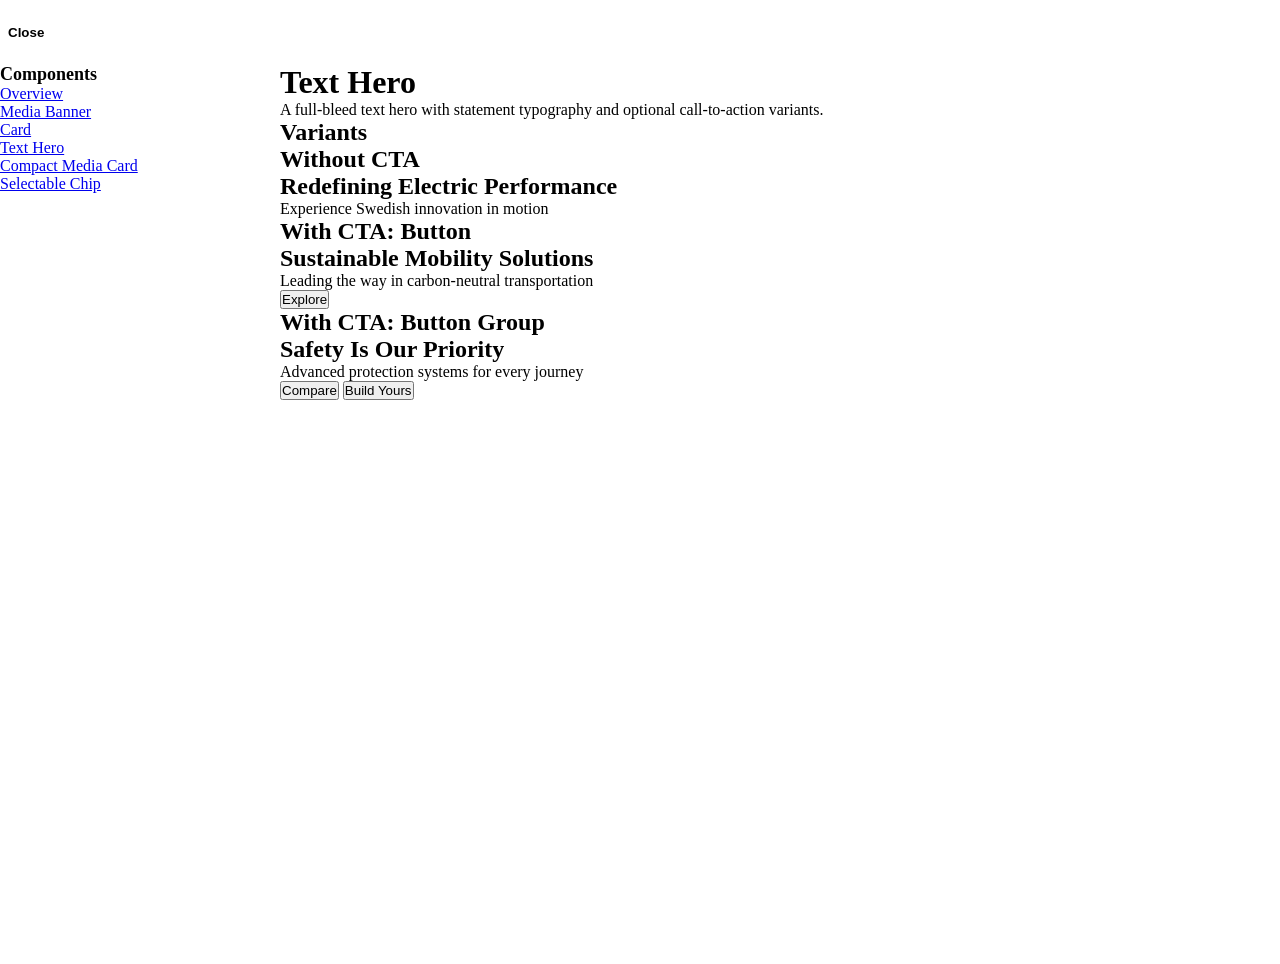
<file: text-hero-detail.html>
<!DOCTYPE html>
<html lang="en">
<head>
    <meta charset="UTF-8">
    <meta name="viewport" content="width=device-width, initial-scale=1.0">
    <title>Text Hero Component</title>
    <link rel="stylesheet" href="https://www.volvocars.com/static/shared/pkg/css/v1/font-face.8324f4d8.css" data-volvo-css-name="font-face.css" crossorigin="anonymous">
    <link rel="stylesheet" href="https://www.volvocars.com/static/shared/pkg/css/v1/tokens.bf5afda4.css" data-volvo-css-name="tokens.css" crossorigin="anonymous">
    <link rel="stylesheet" href="https://www.volvocars.com/static/shared/pkg/css/v1/styles.1d8be33a.css" data-volvo-css-name="styles.css" crossorigin="anonymous">
    <link rel="stylesheet" href="https://www.volvocars.com/static/shared/pkg/css/v1/styles_md.8c1b3d58.css" data-volvo-css-name="styles_md.css" crossorigin="anonymous" media="(min-width: 30rem)">
    <link rel="stylesheet" href="https://www.volvocars.com/static/shared/pkg/css/v1/styles_xl.cd367963.css" data-volvo-css-name="styles_xl.css" crossorigin="anonymous" media="(min-width: 100rem)">
    <link rel="stylesheet" href="https://www.volvocars.com/static/shared/pkg/css/v1/styles_hover.47ab975c.css" data-volvo-css-name="styles_hover.css" crossorigin="anonymous" media="(hover: hover)">
    <link rel="stylesheet" href="styles.css">
    <script src="components/text-hero.js"></script>
</head>
<body>
    <div class="topbar">
        <button id="sidebar-toggle" class="topbar__hamburger font-16 text-primary" aria-label="Toggle sidebar">
            <span class="topbar__text topbar__text--menu">Menu</span>
            <span class="topbar__text topbar__text--close">Close</span>
        </button>
    </div>

    <div class="library-container">
        <nav class="sidebar-nav">
            <div class="sidebar-nav__header">
                <h1 class="sidebar-nav__title heading-2 text-primary">Components</h1>
            </div>
            <ul class="sidebar-nav__list">
                <li class="sidebar-nav__item">
                    <a href="index.html" class="font-16 text-primary">Overview</a>
                </li>
                <li class="sidebar-nav__item">
                    <a href="media-banner-detail.html" class="font-16 text-primary">Media Banner</a>
                </li>
                <li class="sidebar-nav__item">
                    <a href="card-detail.html" class="font-16 text-primary">Card</a>
                </li>
                <li class="sidebar-nav__item">
                    <a href="text-hero-detail.html" class="font-16 text-primary">Text Hero</a>
                </li>
                <li class="sidebar-nav__item">
                    <a href="compact-media-card-detail.html" class="font-16 text-primary">Compact Media Card</a>
                </li>
                <li class="sidebar-nav__item">
                    <a href="selectable-chip-detail.html" class="font-16 text-primary">Selectable Chip</a>
                </li>
            </ul>
        </nav>

        <main class="library-content">
            <div class="page-container">
                <h1 class="heading-1 text-primary mb-64">Text Hero</h1>
                <p class="font-16 text-primary mb-48">A full-bleed text hero with statement typography and optional call-to-action variants.</p>
                <h2 class="heading-2 text-primary mb-48">Variants</h2>
                
                <section class="demo-section mb-64">
                                        <h2 class="heading-2 text-primary mb-48">Without CTA</h2>
                    <text-hero 
                      title="Redefining Electric Performance"
                      subtitle="Experience Swedish innovation in motion">
                    </text-hero>
                </section>

                <section class="demo-section mb-64">
                                        <h2 class="heading-2 text-primary mb-48">With CTA: Button</h2>
                    <text-hero 
                      title="Sustainable Mobility Solutions"
                                            subtitle="Leading the way in carbon-neutral transportation"
                                            cta-type="button"
                                            cta-primary-text="Explore">
                    </text-hero>
                </section>

                                <section class="demo-section">
                                        <h2 class="heading-2 text-primary mb-48">With CTA: Button Group</h2>
                    <text-hero 
                                            title="Safety Is Our Priority"
                                            subtitle="Advanced protection systems for every journey"
                                            cta-type="button-group"
                                            cta-primary-text="Build Yours"
                                            cta-secondary-text="Compare">
                    </text-hero>
                </section>
            </div>
        </main>
    </div>

    <script>
        const sidebarToggle = document.getElementById('sidebar-toggle');
        const sidebar = document.querySelector('.sidebar-nav');
        const SIDEBAR_STATE_KEY = 'sidebarState';

        // Update icon state: hamburger when closed, cross when open
        function updateIconState() {
            if (sidebar.classList.contains('collapsed')) {
                sidebarToggle.classList.remove('active'); // hamburger
            } else {
                sidebarToggle.classList.add('active'); // cross
            }
        }

        // Restore sidebar state on page load
        function restoreSidebarState() {
            const savedState = localStorage.getItem(SIDEBAR_STATE_KEY);
            if (savedState === 'collapsed') {
                sidebar.classList.add('collapsed');
            } else {
                sidebar.classList.remove('collapsed');
            }
            updateIconState();
        }

        // Save sidebar state to localStorage
        function saveSidebarState() {
            const isCollapsed = sidebar.classList.contains('collapsed');
            localStorage.setItem(SIDEBAR_STATE_KEY, isCollapsed ? 'collapsed' : 'open');
        }

        // Restore state when page loads
        restoreSidebarState();

        // Toggle only on hamburger click
        sidebarToggle.addEventListener('click', () => {
            sidebar.classList.toggle('collapsed');
            updateIconState();
            saveSidebarState();
        });
    </script>
</body>
</html>
</file>
<file: styles.css>
/* ===========================
   CSS Reset & Body Styles
   =========================== */
* {
    margin: 0;
    padding: 0;
    box-sizing: border-box;
}

html, body {
    height: 100%;
}

body {
    background-color: var(--v-color-background-primary);
    display: flex;
    flex-direction: column;
}

/* ===========================
   Utility Classes
   =========================== */
.bg-background-primary {
    background-color: var(--v-color-background-primary);
}

.bg-background-secondary {
    background-color: var(--v-color-background-secondary);
}

.aspect-21/9 {
    aspect-ratio: 21 / 9;
}

/* ===========================
   Topbar Navigation
   =========================== */
.topbar {
    height: 64px;
    background: var(--v-color-background-secondary);
    padding: var(--v-space-16);
    display: flex;
    align-items: center;
    justify-content: flex-start;
    flex-shrink: 0;
}

.topbar__hamburger {
    background: none;
    border: none;
    cursor: pointer;
    display: flex;
    justify-content: center;
    align-items: center;
    padding: 8px;
    border-radius: 4px;
    transition: background-color 0.2s ease;
}

.topbar__hamburger:hover {
    background-color: var(--v-color-background-tertiary);
}

.topbar__text {
    font-weight: 570;
}

.topbar__text--close {
    display: none;
}

.topbar__hamburger.active .topbar__text--menu {
    display: none;
}

.topbar__hamburger.active .topbar__text--close {
    display: inline;
}

/* ===========================
   Library Container Layout
   =========================== */
.library-container {
    display: flex;
    min-height: 100%;
    flex: 1;
}

.library-content {
    flex: 1;
    overflow-y: auto;
}

/* ===========================
   Sidebar Navigation
   =========================== */
.sidebar-nav {
    width: 280px;
    background: var(--v-color-background-secondary);
    padding: var(--v-space-32);
    flex-shrink: 0;
    position: sticky;
    top: 0;
    height: calc(100vh - 64px);
    overflow-y: auto;
    transition: transform 0.3s ease, width 0.3s ease;
}

.sidebar-nav.collapsed {
    transform: translateX(-100%);
    position: fixed;
    left: 0;
    top: 64px;
    height: calc(100vh - 64px);
    z-index: 999;
}

.sidebar-nav__header {
    margin-bottom: var(--v-space-32);
}

.sidebar-nav__title {
    font-size: 18px;
    margin: 0;
}

.sidebar-nav__list {
    list-style: none;
    display: flex;
    flex-direction: column;
    gap: var(--v-space-8);
}

.sidebar-nav__item {
    margin: 0;
}




/* ===========================
   Page Container
   =========================== */
.page-container {
    width: 100%;
    padding: var(--v-space-32);
    margin: 0 auto;
}

/* ===========================
   Overview Section
   =========================== */
.overview-section {
    padding-bottom: var(--v-space-m);
}

.overview-section__description {
    margin-bottom: var(--v-space-48);
}

/* ===========================
   Components Grid
   =========================== */
.components-grid {
    display: grid;
    grid-template-columns: 1fr;
    gap: var(--v-space-24);
}

@media (min-width: 30rem) {
    .components-grid {
        grid-template-columns: repeat(2, 1fr);
    }
}

@media (min-width: 64rem) {
    .components-grid {
        grid-template-columns: repeat(2, 1fr);
    }
}

.components-grid > media-card {
    display: block;
    height: 100%;
}

.components-grid > media-card .media-card-link,
.components-grid > media-card .media-card {
    width: 100%;
    height: 100%;
}

/* ===========================
   Component Card
   =========================== */
.component-card {
    display: flex;
    flex-direction: column;
    background: var(--v-color-background-primary);
    overflow: hidden;
    text-decoration: none;
    color: inherit;
}

.component-card__image-wrapper {
    position: relative;
    overflow: hidden;
    background: var(--v-color-background-primary);
    width: 100%;
}

.component-card__image {
    position: absolute;
    top: 0;
    left: 0;
    width: 100%;
    height: 100%;
    object-fit: cover;
    display: block;
    transition: transform 0.2s ease;
}

.component-card__title {
    padding: var(--v-space-24) var(--v-space-20) 0;
    margin: 0;
}

.component-card:hover .component-card__title {
    text-decoration: underline;
}

.component-card:hover .component-card__image {
    transform: scale(1.2);
}

.component-card__link {
    display: none;
}

/* ===========================
   Card Detail Placeholder
   =========================== */
.card-detail-placeholder {
    display: flex;
    flex-direction: column;
    gap: var(--v-space-16);
    max-width: 420px;
}

.card-detail-placeholder__image {
    position: relative;
    overflow: hidden;
    background: var(--v-color-background-secondary);
    width: 100%;
}

.card-detail-placeholder__title {
    padding: var(--v-space-24) var(--v-space-20) 0;
    margin: 0;
}

.card-detail-placeholder__text {
    margin: 0;
}

/* ===========================
   Page Title Styling
   =========================== */
.page-container h1 {
    margin-bottom: var(--v-space-64);
}

/* ===========================
   Demo Section Styling
   =========================== */
.demo-section {
    margin-bottom: var(--v-space-m);
}

.demo-section > h3 {
    margin-bottom: var(--v-space-32);
    margin-top: var(--v-space-32);
}

/* ===========================
   Media Banner Component
   =========================== */
.media-banner {
    width: 100%;
    border-radius: 0;
    overflow: hidden;
    display: flex;
}

/* Image wrapper */
.media-banner__image-wrapper {
    position: relative;
    overflow: hidden;
    flex-shrink: 0;
}

.media-banner__image {
    position: absolute;
    top: 0;
    left: 0;
    width: 100%;
    height: 100%;
    object-fit: cover;
    display: block;
}

/* Content styling */
.media-banner__content {
    padding: var(--v-space-24);
    display: flex;
    flex-direction: column;
    justify-content: center;
    align-items: flex-start;
}

.media-banner__title {
    margin-bottom: var(--v-space-16);
}

.media-banner__subtitle {
    margin-bottom: var(--v-space-24);
}

.media-banner__body {
    margin-bottom: var(--v-space-24);
}

/* ===========================
   Design Card Component
   =========================== */
.media-card {
    display: flex;
    flex-direction: column;
    height: 100%;
    border-radius: 0;
    overflow: hidden;
}

.media-card__image-wrapper {
    position: relative;
    overflow: hidden;
    background: var(--v-color-background-secondary);
    flex-shrink: 0;
    width: 100%;
}

.media-card__image {
    position: absolute;
    top: 0;
    left: 0;
    width: 100%;
    height: 100%;
    object-fit: cover;
    display: block;
}

/* Content Container */
.media-card__content {
    display: flex;
    flex-direction: column;
    align-items: flex-start;
}

/* Secondary variant - 24px padding all sides */
.media-card--secondary {
    background: var(--v-color-background-secondary);
}

.media-card--secondary .media-card__content {
    padding: var(--v-space-24);
}

/* Primary variant - no left/right padding */
.media-card--primary {
    background: var(--v-color-background-primary);
}

.media-card--primary .media-card__content {
    padding: var(--v-space-24) 0;
}

/* Typography */
.media-card__title {
    margin-bottom: var(--v-space-8);
    margin-top: 0;
    text-align: left;
}

.media-card__subtitle {
    margin-bottom: var(--v-space-16);
    margin-top: 0;
    text-align: left;
}

.media-card__body {
    margin-bottom: var(--v-space-16);
    margin-top: 0;
    text-align: left;
}

.media-card .button-text {
    margin-bottom: 0;
    margin-top: 0;
}

/* ===========================
   Cards Grid Layout
   =========================== */
.cards-grid {
    display: grid;
    grid-template-columns: 1fr;
    gap: var(--v-space-24);
}

@media (min-width: 30rem) {
    .cards-grid {
        grid-template-columns: repeat(2, 1fr);
    }
}

@media (min-width: 64rem) {
    .cards-grid {
        grid-template-columns: repeat(3, 1fr);
    }
}

/* Card Link Wrapper */
.media-card-link {
    text-decoration: none;
    color: inherit;
    display: flex;
    height: 100%;
}

/* ===========================
   Responsive Media Queries
   =========================== */
@media (max-width: 29.9375rem) {
    .media-banner {
        flex-direction: column;
    }

    .media-banner__image-wrapper,
    .media-banner__content {
        width: 100%;
    }
}

@media (min-width: 64rem) {
    .media-banner {
        align-items: flex-start;
    }

    .media-banner__content {
        align-self: stretch;
    }
}

@media (min-width: 100rem) {
    .page-container {
        max-width: 100rem;
        margin: 0 auto;
    }
}

/* ===========================
   Compact Media Card Styles
   =========================== */
.compact-media-card__link:hover {
    background-color: var(--v-color-state-primary-subtle);
}

.compact-media-card__link:active {
    background-color: var(--v-color-state-primary-strong);
}
</file>
